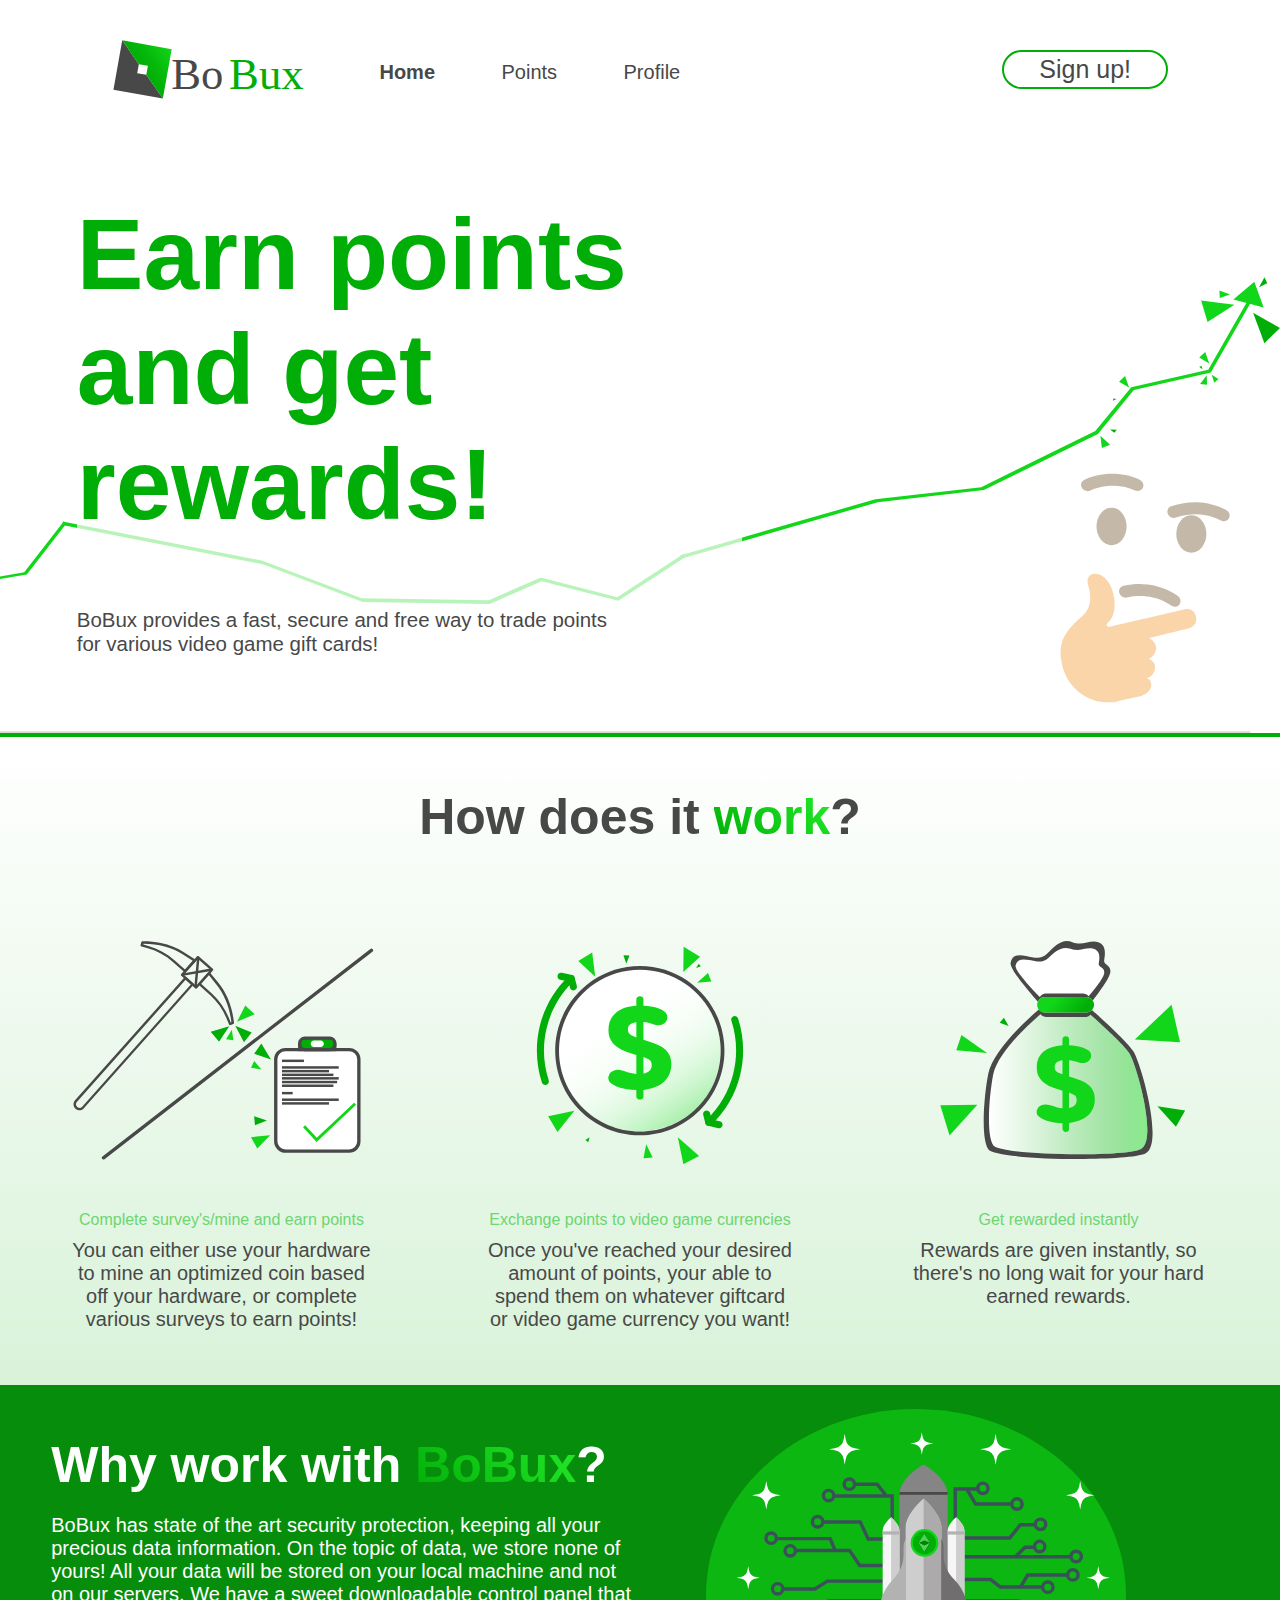
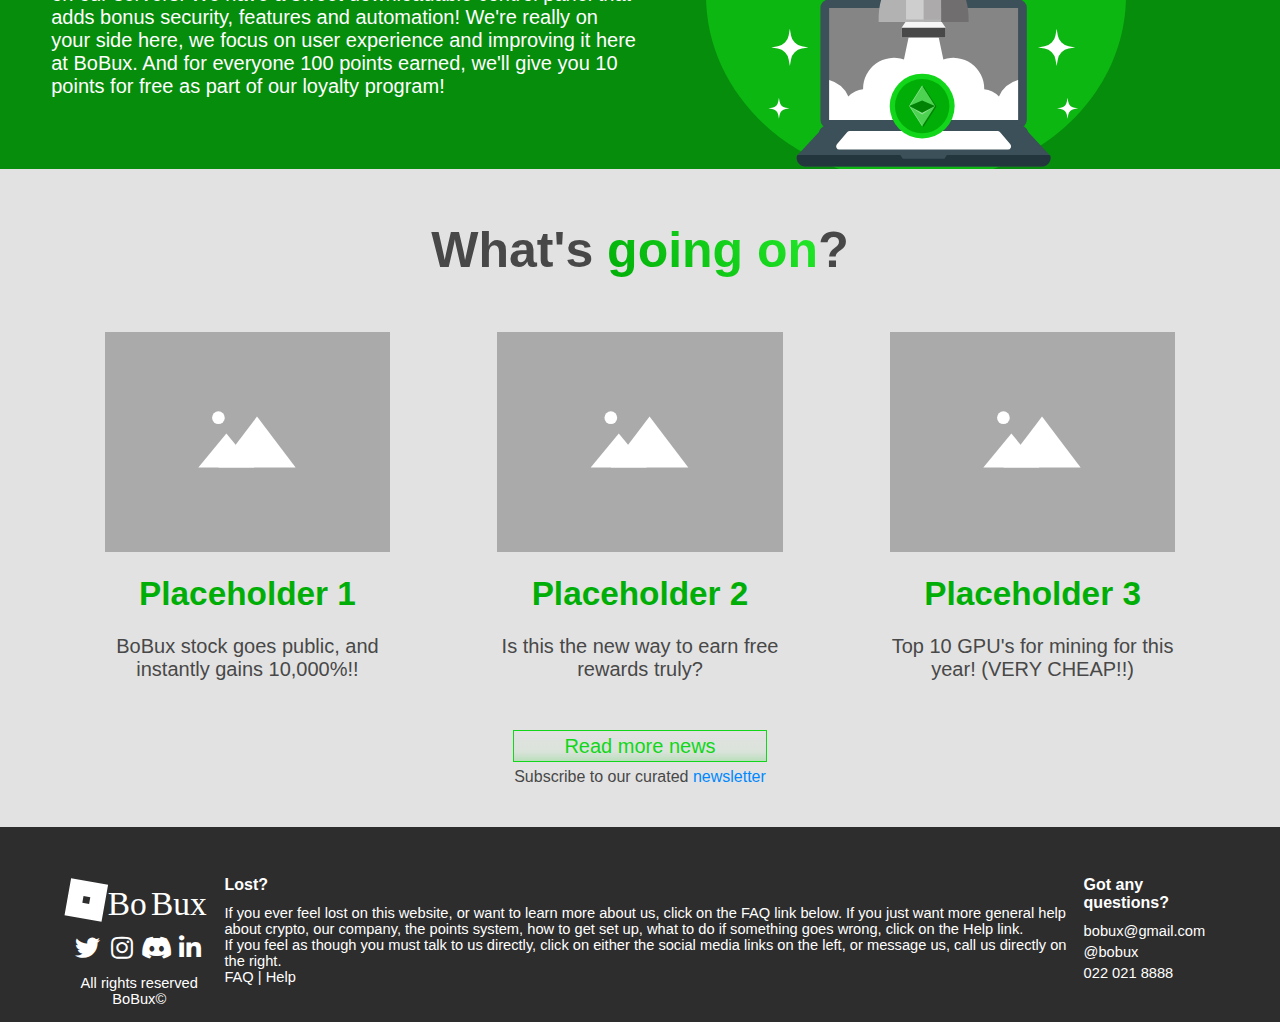
<file: pages/index.html>
<!DOCTYPE html>
<html lang="en">

<head>
    <meta charset="UTF-8">
    <meta name="description" content="BoBux, an easy way to learn video game currency">
    <meta name="keywords" content="bobux, free, mining, money, points">
    <meta name="author" content="Ivan Koundratas">
    <!--Get the end-users device width-->
    <meta name="viewport" content="width=device-width, initial-scale=1">
    <!--Link to css-->
    <link rel="stylesheet" href="/styles/main.css">
    <!--Awesome fonts link-->
    <link rel="stylesheet" href="//use.fontawesome.com/releases/v5.0.7/css/all.css">
    <!--Change the icon of the website-->
    <link rel="icon" type="image/svg" href="/rawimages/bobuxlogo.svg">
    <!--Change the title of the website-->
    <title>BoBux</title>
</head>

<body id="body">
    <div class="animation2"></div>
    <!--The dark green bit of the loading animation-->
    <div class="animation"></div>
    <!--The gray bit with the logo-->
    <div class="navbars" id="nav">
        <!--Container-->
        <a class="nav-logo" href="#"></a>
        <a id="icon" onclick="drop()">
            <!--Dropdown burger, all spans required for animation-->
            <span></span>
            <span></span>
            <span></span>
            <span></span>
        </a>
        <!--Logo on the navbar handled in CSS-->
        <a class="nav-button active" href="#">Home</a>
        <!--Button to send the user to the home page-->
        <a class="nav-button" href="points.html">Points</a>
        <!--Sends the user to points-->
        <a class="nav-button" href="profile.html">Profile</a>
        <!--Sends the user to profile-->
        <a class="nav-signup" href="signup.html">Sign up!</a>
        <!--Sends the user to signup-->
        <!--Dropdown that appears on mobile-->
        <div id="dd">
            <div id="ddcontent">
                <a class="active" onclick="drop()">Home</a>
                <a href="points.html">Points</a>
                <a href="profile.html">Profile</a>
            </div>
        </div>
    </div>
    <!--End of container-->
    <div class="heroimage">
        <div class="homehero">
            <div class="header">
                Earn points and get rewards!
            </div>
            <div class="subheading">
                BoBux provides a fast, secure and free way to trade points for various video game gift cards!
            </div>
        </div>
    </div>

    <div class="homecontent hdiw">
        <div class="header">
            How does it <span>work</span>?
        </div>
        <div class="row">
            <div class="column">
                <div class="pickaxe"></div>
                <h1>Complete survey's/mine and earn points</h1>
                <a>You can either use your hardware to mine an optimized coin based off your hardware, or complete various surveys to earn points!</a>
            </div>
            <div class="column">
                <div class="coin"></div>
                <h1>Exchange points to video game currencies</h1>
                <a>Once you've reached your desired amount of points, your able to spend them on whatever giftcard or video game currency you want!</a>
            </div>
            <div class="column">
                <div class="bag"></div>
                <h1>Get rewarded instantly</h1>
                <a>Rewards are given instantly, so there's no long wait for your hard earned rewards.</a>
            </div>
        </div>
    </div>
    <div class="homecontent contrast">
        <div class="header">Why work with <span>BoBux</span>?</div>
        <div class="rocket" title="Ethereum on a laptop with a rocket"></div>
        <p>
            BoBux has state of the art security protection, keeping all your precious data information. On the topic of data, we store none of yours! All your data will be stored on your local machine and not on our servers. We have a sweet downloadable control panel
            that adds bonus security, features and automation! We're really on your side here, we focus on user experience and improving it here at BoBux. And for everyone 100 points earned, we'll give you 10 points for free as part of our loyalty program!
        </p>
    </div>
    <div class="homecontent news">
        <div class="header">What's <span>going on</span>?</div>
        <div class="row">
            <div class="column article">
                <div class="news-img1"></div>
                <h1>Placeholder 1</h1>
                <a>BoBux stock goes public, and instantly gains 10,000%!!</a>
            </div>
            <div class="column article">
                <div class="news-img2"></div>
                <h1>Placeholder 2</h1>
                <a>Is this the new way to earn free rewards truly?</a>
            </div>
            <div class="column article">
                <div class="news-img3"></div>
                <h1>Placeholder 3</h1>
                <a>Top 10 GPU's for mining for this year! (VERY CHEAP!!)</a>
            </div>
        </div>
        <div class="center">
            <a class="readmore" href="#">Read more news</a>
        </div>
        <div class="newslet">Subscribe to our curated <a href="#">newsletter</a></div>
    </div>

    <script src="/scripts/navbarDropDown.js"></script>
    <footer>
        <div class="socialbuttons">
            <div class="bobuxwhiteflat">
                <a href="#"></a>
            </div>
            <a class="fab fa-twitter" href="#"></a>
            <a class="fab fa-instagram" href="#"></a>
            <a class="fab fa-discord" href="#"></a>
            <a class="fab fa-linkedin-in" href="#"></a>
            <p>All rights reserved BoBux&copy;</p>
        </div>
        <div class="footertext">
            <h1>Lost?</h1>
            If you ever feel lost on this website, or want to learn more about us, click on the FAQ link below. If you just want more general help about crypto, our company, the points system, how to get set up, what to do if something goes wrong, click on the Help
            link.
            <br>If you feel as though you must talk to us directly, click on either the social media links on the left, or message us, call us directly on the right.<br><a href="#">FAQ</a> | <a href="#">Help</a>
        </div>
        <div class="footercontact">
            <h1>Got any questions?</h1>
            <a href="#">bobux@gmail.com</a>
            <a href="#">@bobux</a>
            <a href="#">022 021 8888</a>
        </div>
    </footer>
</body>

</html>
</file>
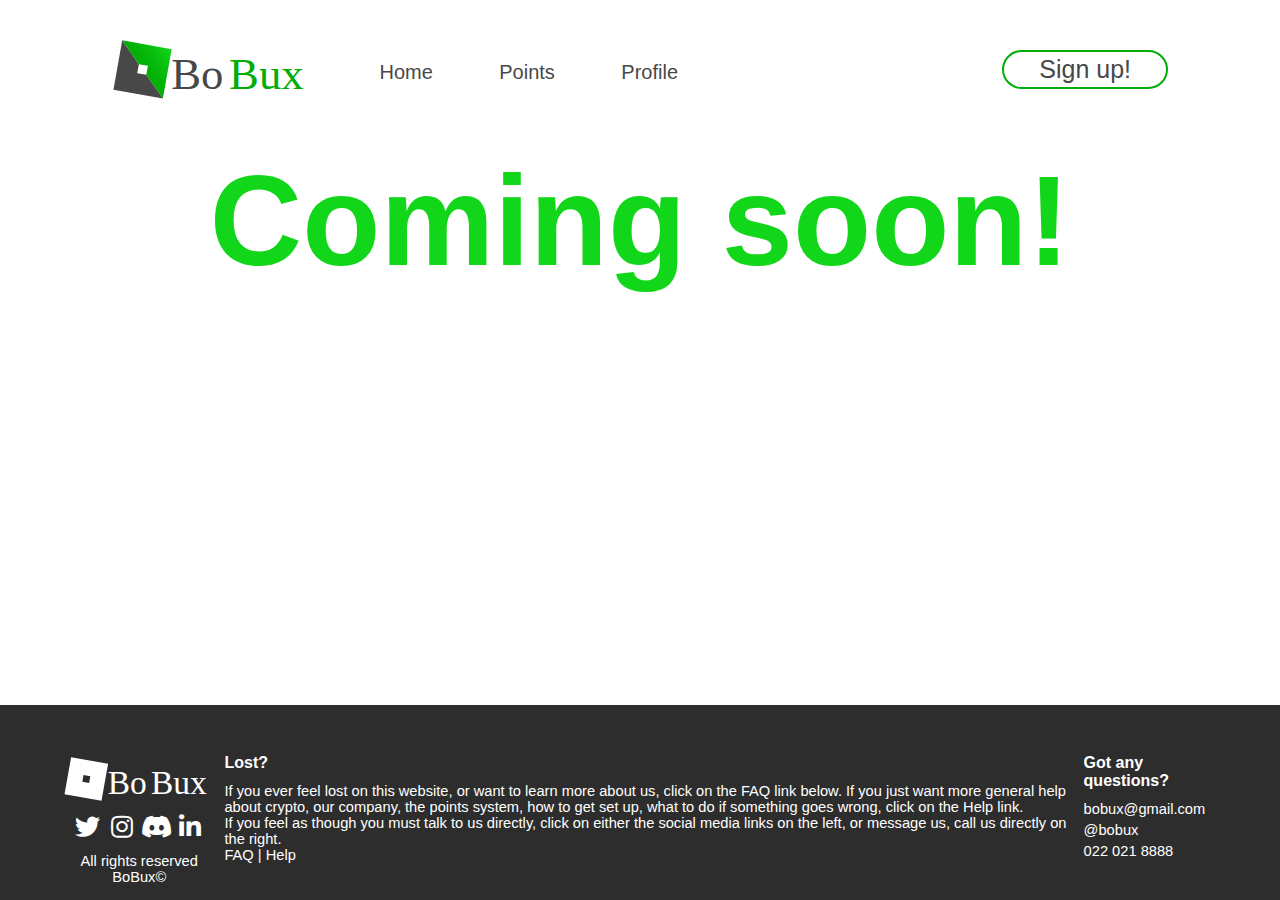
<file: pages/faq.html>
<!DOCTYPE html>
<html lang="en">

<head>
    <meta charset="UTF-8">
    <meta name="description" content="BoBux, an easy way to learn video game currency">
    <meta name="keywords" content="bobux, free, mining, money, points">
    <meta name="author" content="Ivan Koundratas">
    <!--Get the end-users device width-->
    <meta name="viewport" content="width=device-width, initial-scale=1">
    <!--Link to css-->
    <link rel="stylesheet" href="/styles/main.css">
    <!--Awesome fonts link-->
    <link rel="stylesheet" href="//use.fontawesome.com/releases/v5.0.7/css/all.css">
    <!--Change the icon of the website-->
    <link rel="icon" type="image/svg" href="/rawimages/bobuxlogo.svg">
    <!--Change the title of the website-->
    <title>BoBux | FAQ</title>
</head>

<body id="body">
    <div class="animation2"></div>
    <!--The dark green bit of the loading animation-->
    <div class="animation"></div>
    <!--The gray bit with the logo-->
    <div class="navbars" id="nav">
        <!--Container-->
        <a class="nav-logo" href="index.html"></a>
        <a id="icon" onclick="drop()">
            <!--Dropdown burger, all spans required for animation-->
            <span></span>
            <span></span>
            <span></span>
            <span></span>
        </a>
        <!--Logo on the navbar handled in CSS-->
        <a class="nav-button" href="index.html">Home</a>
        <!--Button to send the user to the home page-->
        <a class="nav-button" href="points.html">Points</a>
        <!--Sends the user to points-->
        <a class="nav-button" href="profile.html">Profile</a>
        <!--Sends the user to profile-->
        <a class="nav-signup" href="signup.html">Sign up!</a>
        <!--Sends the user to signup-->
        <!--Dropdown that appears on mobile-->
        <div id="dd">
            <div id="ddcontent">
                <a href="index.html">Home</a>
                <a href="points.html ">Points</a>
                <a href="profile.html ">Profile</a>
            </div>
        </div>
    </div>
    <!--End of container-->
    <div class="header center" style="font-size: 10vw; color: #12D619;">Coming soon!</div>

    <script src="/scripts/navbarDropDown.js "></script>
    <footer style="position: absolute; bottom: 0;">
        <div class="socialbuttons ">
            <div class="bobuxwhiteflat ">
                <a href="index.html "></a>
            </div>
            <a class="fab fa-twitter " href="# "></a>
            <a class="fab fa-instagram " href="# "></a>
            <a class="fab fa-discord " href="# "></a>
            <a class="fab fa-linkedin-in " href="# "></a>
            <p>All rights reserved BoBux&copy;</p>
        </div>
        <div class="footertext ">
            <h1>Lost?</h1>
            If you ever feel lost on this website, or want to learn more about us, click on the FAQ link below. If you just want more general help about crypto, our company, the points system, how to get set up, what to do if something goes wrong, click on the Help
            link.
            <br>If you feel as though you must talk to us directly, click on either the social media links on the left, or message us, call us directly on the right.<br><a href="faq.html ">FAQ</a> | <a href="help.html ">Help</a>
        </div>
        <div class="footercontact ">
            <h1>Got any questions?</h1>
            <a href="# ">bobux@gmail.com</a>
            <a href="# ">@bobux</a>
            <a href="# ">022 021 8888</a>
        </div>
    </footer>
</body>

</html>
</file>
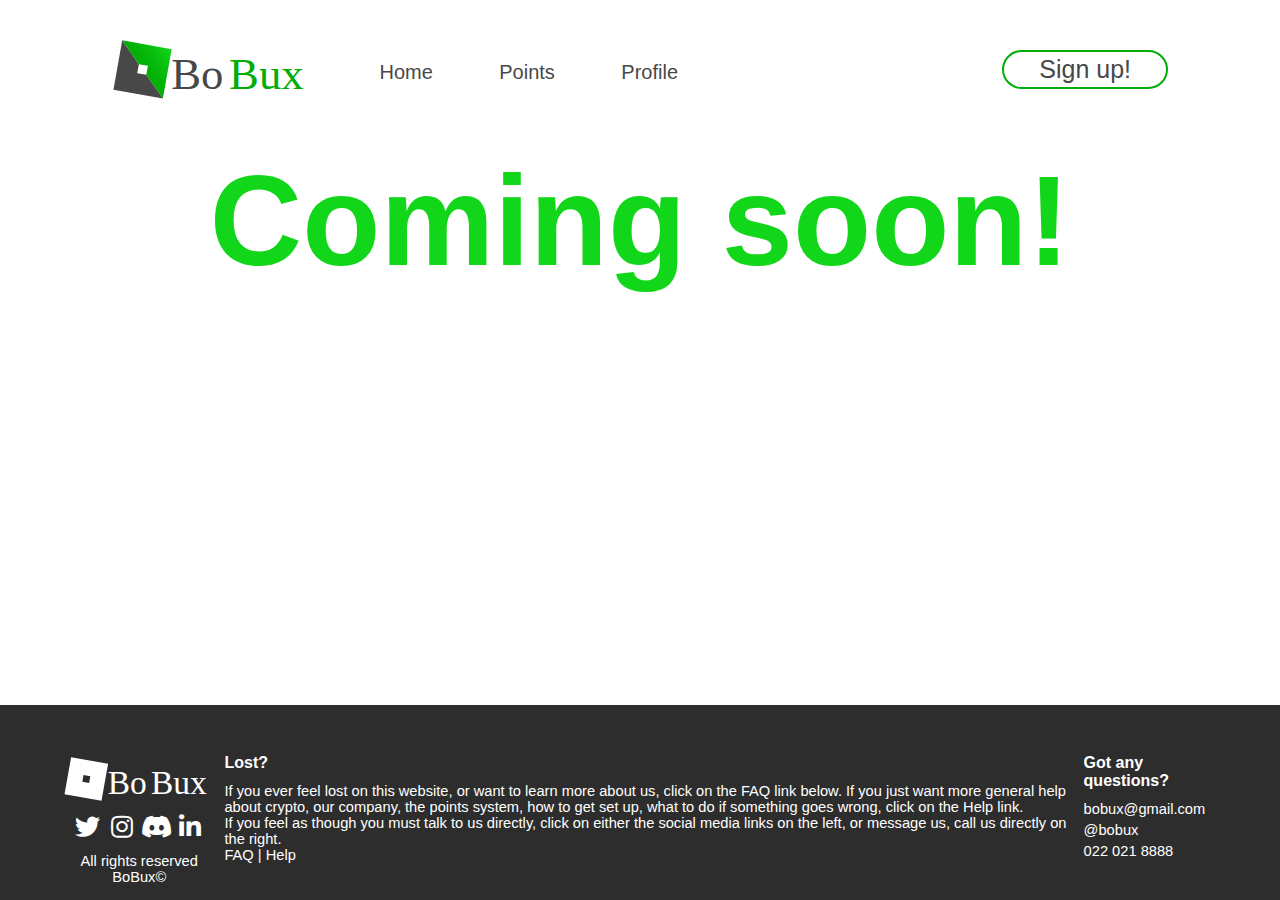
<file: pages/help.html>
<!DOCTYPE html>
<html lang="en">

<head>
    <meta charset="UTF-8">
    <meta name="description" content="BoBux, an easy way to learn video game currency">
    <meta name="keywords" content="bobux, free, mining, money, points">
    <meta name="author" content="Ivan Koundratas">
    <!--Get the end-users device width-->
    <meta name="viewport" content="width=device-width, initial-scale=1">
    <!--Link to css-->
    <link rel="stylesheet" href="/styles/main.css">
    <!--Awesome fonts link-->
    <link rel="stylesheet" href="//use.fontawesome.com/releases/v5.0.7/css/all.css">
    <!--Change the icon of the website-->
    <link rel="icon" type="image/svg" href="/rawimages/bobuxlogo.svg">
    <!--Change the title of the website-->
    <title>BoBux | Help</title>
</head>

<body id="body">
    <div class="animation2"></div>
    <!--The dark green bit of the loading animation-->
    <div class="animation"></div>
    <!--The gray bit with the logo-->
    <div class="navbars" id="nav">
        <!--Container-->
        <a class="nav-logo" href="index.html"></a>
        <a id="icon" onclick="drop()">
            <!--Dropdown burger, all spans required for animation-->
            <span></span>
            <span></span>
            <span></span>
            <span></span>
        </a>
        <!--Logo on the navbar handled in CSS-->
        <a class="nav-button" href="index.html">Home</a>
        <!--Button to send the user to the home page-->
        <a class="nav-button" href="points.html">Points</a>
        <!--Sends the user to points-->
        <a class="nav-button" href="profile.html">Profile</a>
        <!--Sends the user to profile-->
        <a class="nav-signup" href="signup.html">Sign up!</a>
        <!--Sends the user to signup-->
        <!--Dropdown that appears on mobile-->
        <div id="dd">
            <div id="ddcontent">
                <a href="index.html">Home</a>
                <a href="points.html ">Points</a>
                <a href="profile.html ">Profile</a>
            </div>
        </div>
    </div>
    <!--End of container-->
    <div class="header center" style="font-size: 10vw; color: #12D619;">Coming soon!</div>

    <script src="/scripts/navbarDropDown.js "></script>
    <footer style="position: absolute; bottom: 0;">
        <div class="socialbuttons ">
            <div class="bobuxwhiteflat ">
                <a href="index.html "></a>
            </div>
            <a class="fab fa-twitter " href="# "></a>
            <a class="fab fa-instagram " href="# "></a>
            <a class="fab fa-discord " href="# "></a>
            <a class="fab fa-linkedin-in " href="# "></a>
            <p>All rights reserved BoBux&copy;</p>
        </div>
        <div class="footertext ">
            <h1>Lost?</h1>
            If you ever feel lost on this website, or want to learn more about us, click on the FAQ link below. If you just want more general help about crypto, our company, the points system, how to get set up, what to do if something goes wrong, click on the Help
            link.
            <br>If you feel as though you must talk to us directly, click on either the social media links on the left, or message us, call us directly on the right.<br><a href="faq.html ">FAQ</a> | <a href="help.html ">Help</a>
        </div>
        <div class="footercontact ">
            <h1>Got any questions?</h1>
            <a href="# ">bobux@gmail.com</a>
            <a href="# ">@bobux</a>
            <a href="# ">022 021 8888</a>
        </div>
    </footer>
</body>

</html>
</file>
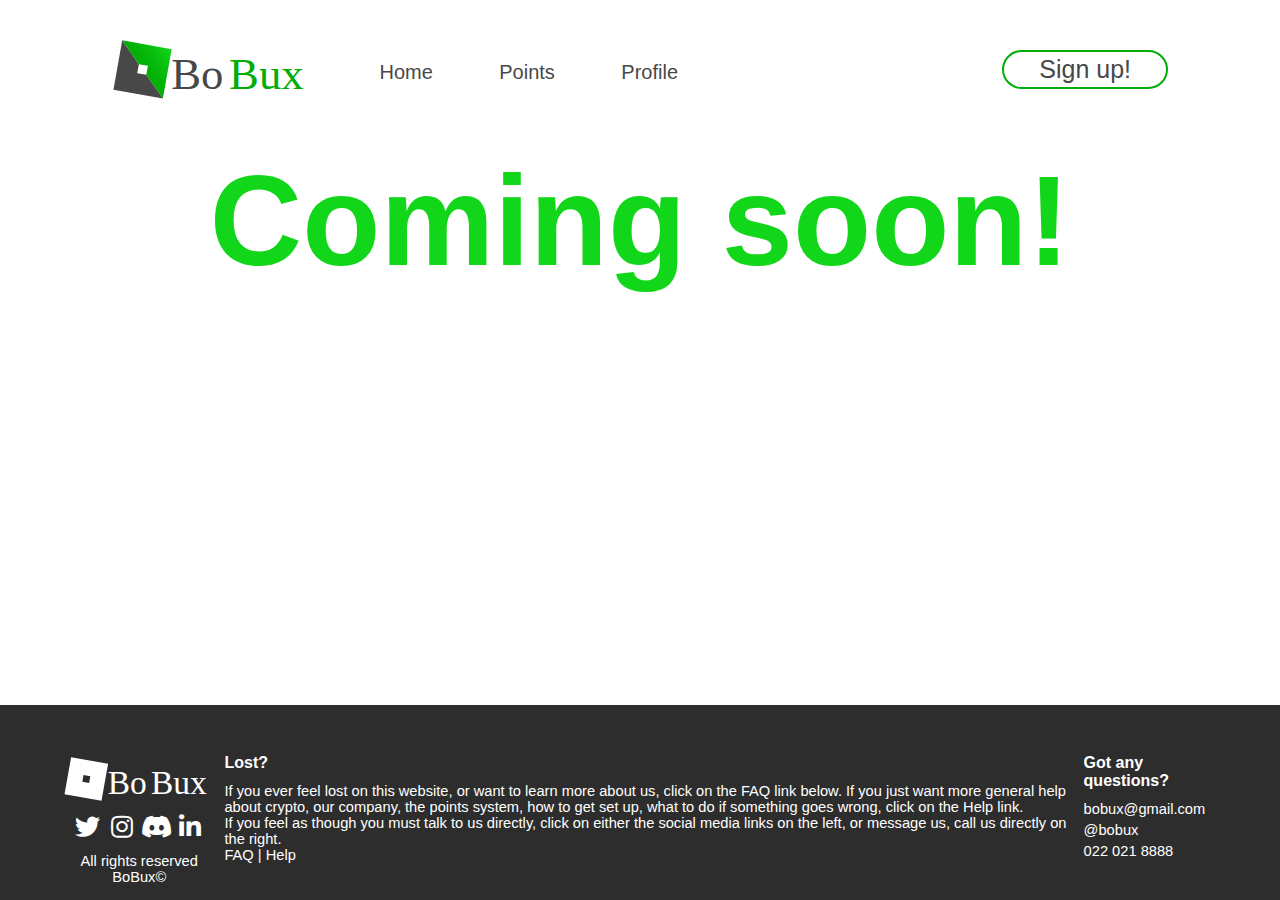
<file: pages/login.html>
<!DOCTYPE html>
<html lang="en">

<head>
    <meta charset="UTF-8">
    <meta name="description" content="BoBux, an easy way to learn video game currency">
    <meta name="keywords" content="bobux, free, mining, money, points">
    <meta name="author" content="Ivan Koundratas">
    <!--Get the end-users device width-->
    <meta name="viewport" content="width=device-width, initial-scale=1">
    <!--Link to css-->
    <link rel="stylesheet" href="/styles/main.css">
    <!--Awesome fonts link-->
    <link rel="stylesheet" href="//use.fontawesome.com/releases/v5.0.7/css/all.css">
    <!--Change the icon of the website-->
    <link rel="icon" type="image/svg" href="/rawimages/bobuxlogo.svg">
    <!--Change the title of the website-->
    <title>BoBux | Log in</title>
</head>

<body id="body">
    <div class="animation2"></div>
    <!--The dark green bit of the loading animation-->
    <div class="animation"></div>
    <!--The gray bit with the logo-->
    <div class="navbars" id="nav">
        <!--Container-->
        <a class="nav-logo" href="index.html"></a>
        <a id="icon" onclick="drop()">
            <!--Dropdown burger, all spans required for animation-->
            <span></span>
            <span></span>
            <span></span>
            <span></span>
        </a>
        <!--Logo on the navbar handled in CSS-->
        <a class="nav-button" href="index.html">Home</a>
        <!--Button to send the user to the home page-->
        <a class="nav-button" href="points.html">Points</a>
        <!--Sends the user to points-->
        <a class="nav-button" href="profile.html">Profile</a>
        <!--Sends the user to profile-->
        <a class="nav-signup" href="signup.html">Sign up!</a>
        <!--Sends the user to signup-->
        <!--Dropdown that appears on mobile-->
        <div id="dd">
            <div id="ddcontent">
                <a href="index.html">Home</a>
                <a href="points.html">Points</a>
                <a href="profile.html">Profile</a>
            </div>
        </div>
    </div>
    <!--End of container-->
    <div class="header center" style="font-size: 10vw; color: #12D619;">Coming soon!</div>

    <script src="/scripts/navbarDropDown.js"></script>
    <footer style="position: absolute; bottom: 0;">
        <div class="socialbuttons">
            <div class="bobuxwhiteflat">
                <a href="index.html"></a>
            </div>
            <a class="fab fa-twitter" href="#"></a>
            <a class="fab fa-instagram" href="#"></a>
            <a class="fab fa-discord" href="#"></a>
            <a class="fab fa-linkedin-in" href="#"></a>
            <p>All rights reserved BoBux&copy;</p>
        </div>
        <div class="footertext">
            <h1>Lost?</h1>
            If you ever feel lost on this website, or want to learn more about us, click on the FAQ link below. If you just want more general help about crypto, our company, the points system, how to get set up, what to do if something goes wrong, click on the Help
            link.
            <br>If you feel as though you must talk to us directly, click on either the social media links on the left, or message us, call us directly on the right.<br><a href="faq.html">FAQ</a> | <a href="help.html">Help</a>
        </div>
        <div class="footercontact">
            <h1>Got any questions?</h1>
            <a href="#">bobux@gmail.com</a>
            <a href="#">@bobux</a>
            <a href="#">022 021 8888</a>
        </div>
    </footer>
</body>

</html>
</file>
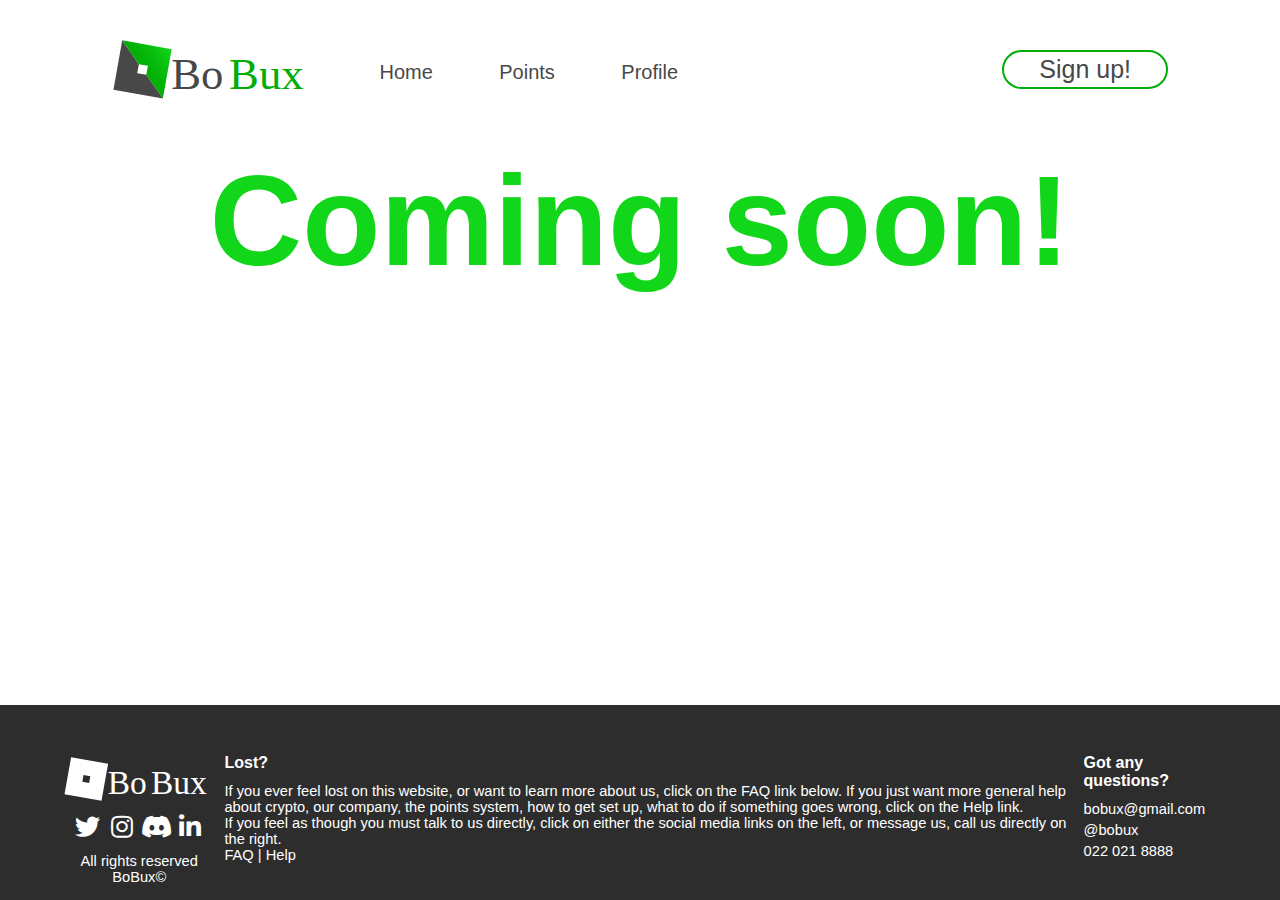
<file: pages/news.html>
<!DOCTYPE html>
<html lang="en">

<head>
    <meta charset="UTF-8">
    <meta name="description" content="BoBux, an easy way to learn video game currency">
    <meta name="keywords" content="bobux, free, mining, money, points">
    <meta name="author" content="Ivan Koundratas">
    <!--Get the end-users device width-->
    <meta name="viewport" content="width=device-width, initial-scale=1">
    <!--Link to css-->
    <link rel="stylesheet" href="/styles/main.css">
    <!--Awesome fonts link-->
    <link rel="stylesheet" href="//use.fontawesome.com/releases/v5.0.7/css/all.css">
    <!--Change the icon of the website-->
    <link rel="icon" type="image/svg" href="/rawimages/bobuxlogo.svg">
    <!--Change the title of the website-->
    <title>BoBux | News</title>
</head>

<body id="body">
    <div class="animation2"></div>
    <!--The dark green bit of the loading animation-->
    <div class="animation"></div>
    <!--The gray bit with the logo-->
    <div class="navbars" id="nav">
        <!--Container-->
        <a class="nav-logo" href="index.html"></a>
        <a id="icon" onclick="drop()">
            <!--Dropdown burger, all spans required for animation-->
            <span></span>
            <span></span>
            <span></span>
            <span></span>
        </a>
        <!--Logo on the navbar handled in CSS-->
        <a class="nav-button" href="index.html">Home</a>
        <!--Button to send the user to the home page-->
        <a class="nav-button" href="points.html">Points</a>
        <!--Sends the user to points-->
        <a class="nav-button" href="profile.html">Profile</a>
        <!--Sends the user to profile-->
        <a class="nav-signup" href="signup.html">Sign up!</a>
        <!--Sends the user to signup-->
        <!--Dropdown that appears on mobile-->
        <div id="dd">
            <div id="ddcontent">
                <a href="index.html">Home</a>
                <a href="points.html ">Points</a>
                <a href="profile.html ">Profile</a>
            </div>
        </div>
    </div>
    <!--End of container-->
    <div class="header center" style="font-size: 10vw; color: #12D619;">Coming soon!</div>

    <script src="/scripts/navbarDropDown.js "></script>
    <footer style="position: absolute; bottom: 0;">
        <div class="socialbuttons ">
            <div class="bobuxwhiteflat ">
                <a href="index.html "></a>
            </div>
            <a class="fab fa-twitter " href="# "></a>
            <a class="fab fa-instagram " href="# "></a>
            <a class="fab fa-discord " href="# "></a>
            <a class="fab fa-linkedin-in " href="# "></a>
            <p>All rights reserved BoBux&copy;</p>
        </div>
        <div class="footertext ">
            <h1>Lost?</h1>
            If you ever feel lost on this website, or want to learn more about us, click on the FAQ link below. If you just want more general help about crypto, our company, the points system, how to get set up, what to do if something goes wrong, click on the Help
            link.
            <br>If you feel as though you must talk to us directly, click on either the social media links on the left, or message us, call us directly on the right.<br><a href="faq.html ">FAQ</a> | <a href="help.html ">Help</a>
        </div>
        <div class="footercontact ">
            <h1>Got any questions?</h1>
            <a href="# ">bobux@gmail.com</a>
            <a href="# ">@bobux</a>
            <a href="# ">022 021 8888</a>
        </div>
    </footer>
</body>

</html>
</file>
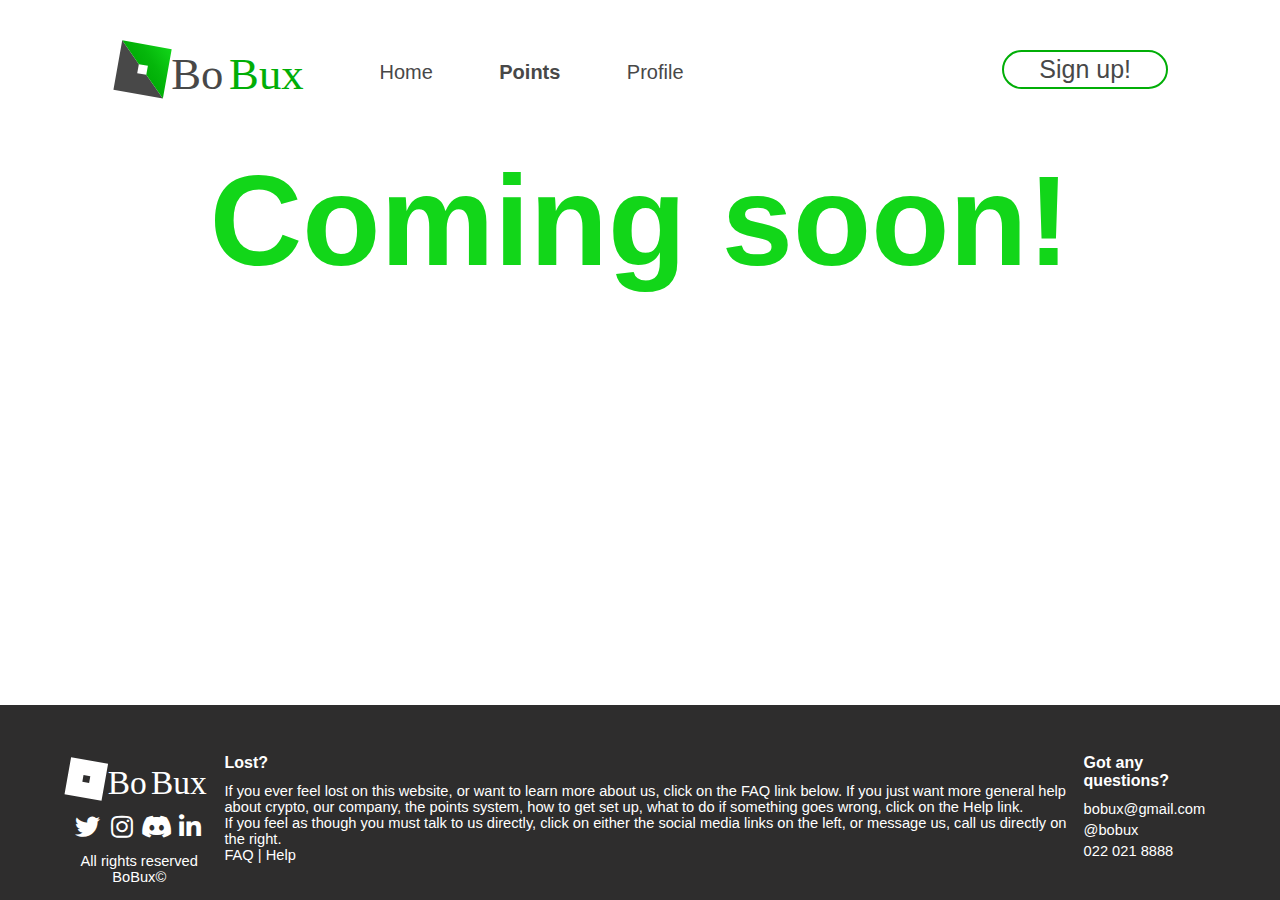
<file: pages/points.html>
<!DOCTYPE html>
<html lang="en">

<head>
    <meta charset="UTF-8">
    <meta name="description" content="BoBux, an easy way to learn video game currency">
    <meta name="keywords" content="bobux, free, mining, money, points">
    <meta name="author" content="Ivan Koundratas">
    <!--Get the end-users device width-->
    <meta name="viewport" content="width=device-width, initial-scale=1">
    <!--Link to css-->
    <link rel="stylesheet" href="/styles/main.css">
    <!--Awesome fonts link-->
    <link rel="stylesheet" href="//use.fontawesome.com/releases/v5.0.7/css/all.css">
    <!--Change the icon of the website-->
    <link rel="icon" type="image/svg" href="/rawimages/bobuxlogo.svg">
    <!--Change the title of the website-->
    <title>BoBux | Points</title>
</head>

<body id="body">
    <div class="animation2"></div>
    <!--The dark green bit of the loading animation-->
    <div class="animation"></div>
    <!--The gray bit with the logo-->
    <div class="navbars" id="nav">
        <!--Container-->
        <a class="nav-logo" href="index.html"></a>
        <a id="icon" onclick="drop()">
            <!--Dropdown burger, all spans required for animation-->
            <span></span>
            <span></span>
            <span></span>
            <span></span>
        </a>
        <!--Logo on the navbar handled in CSS-->
        <a class="nav-button" href="index.html">Home</a>
        <!--Button to send the user to the home page-->
        <a class="nav-button active" href="#">Points</a>
        <!--Sends the user to points-->
        <a class="nav-button" href="profile.html">Profile</a>
        <!--Sends the user to profile-->
        <a class="nav-signup" href="signup.html">Sign up!</a>
        <!--Sends the user to signup-->
        <!--Dropdown that appears on mobile-->
        <div id="dd">
            <div id="ddcontent">
                <a href="index.html">Home</a>
                <a class="active" onclick="drop()">Points</a>
                <a href="profile.html">Profile</a>
            </div>
        </div>
    </div>
    <!--End of container-->
    <div class="header center" style="font-size: 10vw; color: #12D619;">Coming soon!</div>

    <script src="/scripts/navbarDropDown.js"></script>
    <footer style="position: absolute; bottom: 0;">
        <div class="socialbuttons">
            <div class="bobuxwhiteflat">
                <a href="index.html"></a>
            </div>
            <a class="fab fa-twitter" href="#"></a>
            <a class="fab fa-instagram" href="#"></a>
            <a class="fab fa-discord" href="#"></a>
            <a class="fab fa-linkedin-in" href="#"></a>
            <p>All rights reserved BoBux&copy;</p>
        </div>
        <div class="footertext">
            <h1>Lost?</h1>
            If you ever feel lost on this website, or want to learn more about us, click on the FAQ link below. If you just want more general help about crypto, our company, the points system, how to get set up, what to do if something goes wrong, click on the Help
            link.
            <br>If you feel as though you must talk to us directly, click on either the social media links on the left, or message us, call us directly on the right.<br><a href="faq.html">FAQ</a> | <a href="help.html">Help</a>
        </div>
        <div class="footercontact">
            <h1>Got any questions?</h1>
            <a href="#">bobux@gmail.com</a>
            <a href="#">@bobux</a>
            <a href="#">022 021 8888</a>
        </div>
    </footer>
</body>

</html>
</file>
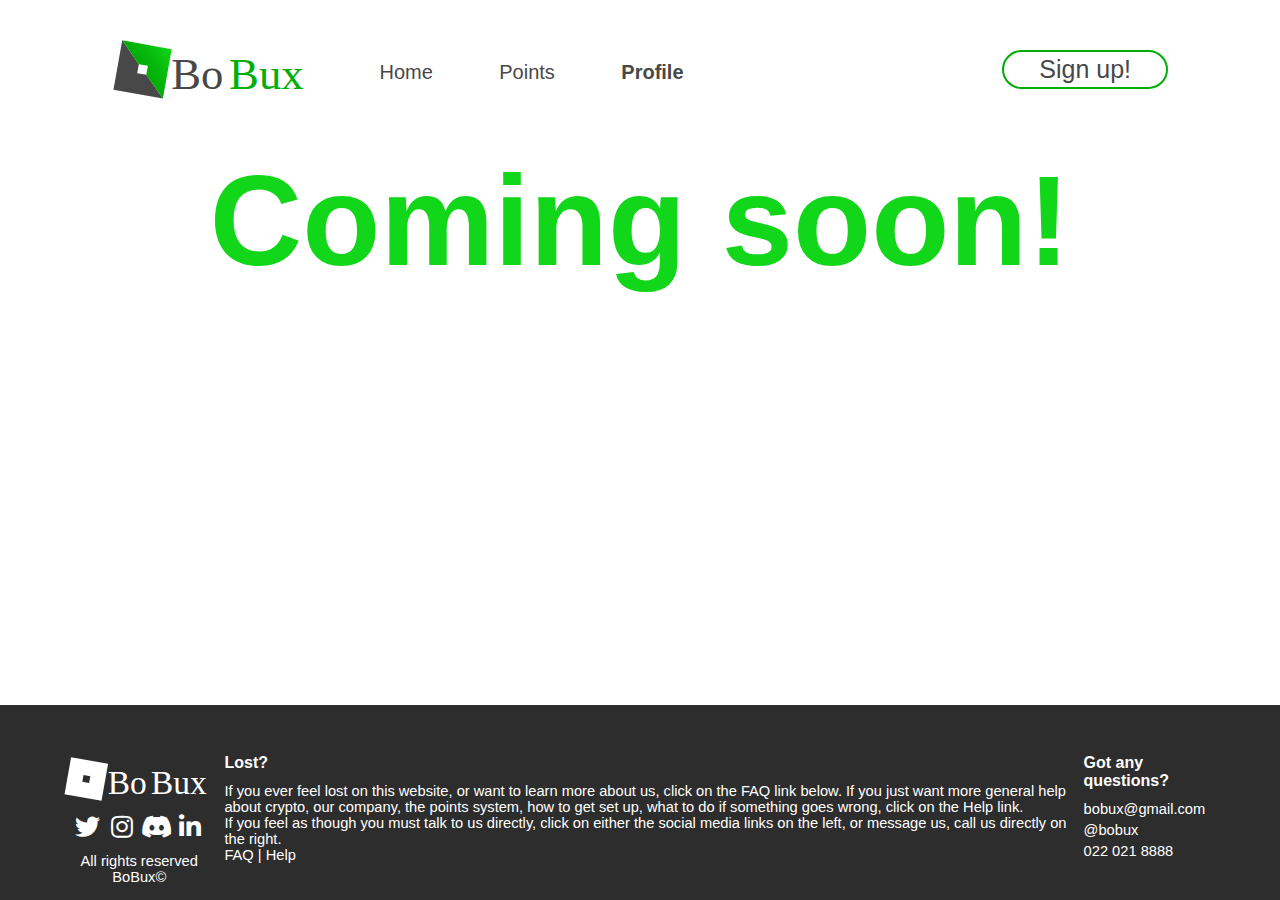
<file: pages/profile.html>
<!DOCTYPE html>
<html lang="en">

<head>
    <meta charset="UTF-8">
    <meta name="description" content="BoBux, an easy way to learn video game currency">
    <meta name="keywords" content="bobux, free, mining, money, points">
    <meta name="author" content="Ivan Koundratas">
    <!--Get the end-users device width-->
    <meta name="viewport" content="width=device-width, initial-scale=1">
    <!--Link to css-->
    <link rel="stylesheet" href="/styles/main.css">
    <!--Awesome fonts link-->
    <link rel="stylesheet" href="//use.fontawesome.com/releases/v5.0.7/css/all.css">
    <!--Change the icon of the website-->
    <link rel="icon" type="image/svg" href="/rawimages/bobuxlogo.svg">
    <!--Change the title of the website-->
    <title>BoBux | Profile</title>
</head>

<body id="body">
    <div class="animation2"></div>
    <!--The dark green bit of the loading animation-->
    <div class="animation"></div>
    <!--The gray bit with the logo-->
    <div class="navbars" id="nav">
        <!--Container-->
        <a class="nav-logo" href="index.html"></a>
        <a id="icon" onclick="drop()">
            <!--Dropdown burger, all spans required for animation-->
            <span></span>
            <span></span>
            <span></span>
            <span></span>
        </a>
        <!--Logo on the navbar handled in CSS-->
        <a class="nav-button" href="index.html">Home</a>
        <!--Button to send the user to the home page-->
        <a class="nav-button" href="points.html">Points</a>
        <!--Sends the user to points-->
        <a class="nav-button active">Profile</a>
        <!--Sends the user to profile-->
        <a class="nav-signup" href="signup.html">Sign up!</a>
        <!--Sends the user to signup-->
        <!--Dropdown that appears on mobile-->
        <div id="dd">
            <div id="ddcontent">
                <a href="index.html">Home</a>
                <a href="points.html">Points</a>
                <a class="active" onclick="drop()">Profile</a>
            </div>
        </div>
    </div>
    <!--End of container-->
    <div class="header center" style="font-size: 10vw; color: #12D619;">Coming soon!</div>

    <script src="/scripts/navbarDropDown.js"></script>
    <footer style="position: absolute; bottom: 0;">
        <div class="socialbuttons">
            <div class="bobuxwhiteflat">
                <a href="index.html"></a>
            </div>
            <a class="fab fa-twitter" href="#"></a>
            <a class="fab fa-instagram" href="#"></a>
            <a class="fab fa-discord" href="#"></a>
            <a class="fab fa-linkedin-in" href="#"></a>
            <p>All rights reserved BoBux&copy;</p>
        </div>
        <div class="footertext">
            <h1>Lost?</h1>
            If you ever feel lost on this website, or want to learn more about us, click on the FAQ link below. If you just want more general help about crypto, our company, the points system, how to get set up, what to do if something goes wrong, click on the Help
            link.
            <br>If you feel as though you must talk to us directly, click on either the social media links on the left, or message us, call us directly on the right.<br><a href="faq.html">FAQ</a> | <a href="help.html">Help</a>
        </div>
        <div class="footercontact">
            <h1>Got any questions?</h1>
            <a href="#">bobux@gmail.com</a>
            <a href="#">@bobux</a>
            <a href="#">022 021 8888</a>
        </div>
    </footer>
</body>

</html>
</file>
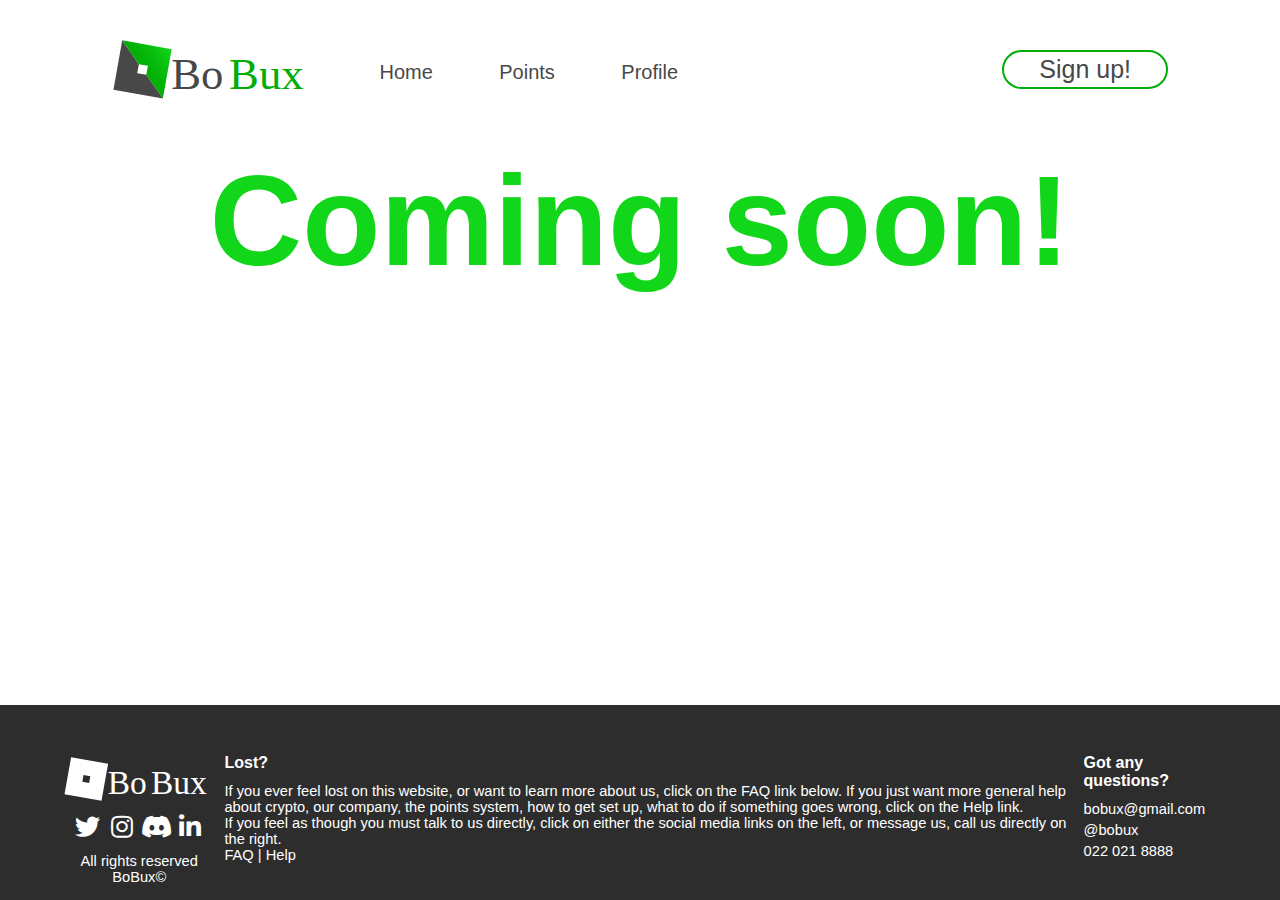
<file: pages/signup.html>
<!DOCTYPE html>
<html lang="en">

<head>
    <meta charset="UTF-8">
    <meta name="description" content="BoBux, an easy way to learn video game currency">
    <meta name="keywords" content="bobux, free, mining, money, points">
    <meta name="author" content="Ivan Koundratas">
    <!--Get the end-users device width-->
    <meta name="viewport" content="width=device-width, initial-scale=1">
    <!--Link to css-->
    <link rel="stylesheet" href="/styles/main.css">
    <!--Awesome fonts link-->
    <link rel="stylesheet" href="//use.fontawesome.com/releases/v5.0.7/css/all.css">
    <!--Change the icon of the website-->
    <link rel="icon" type="image/svg" href="/rawimages/bobuxlogo.svg">
    <!--Change the title of the website-->
    <title>BoBux | Sign up</title>
</head>

<body id="body">
    <div class="animation2"></div>
    <!--The dark green bit of the loading animation-->
    <div class="animation"></div>
    <!--The gray bit with the logo-->
    <div class="navbars" id="nav">
        <!--Container-->
        <a class="nav-logo" href="index.html"></a>
        <a id="icon" onclick="drop()">
            <!--Dropdown burger, all spans required for animation-->
            <span></span>
            <span></span>
            <span></span>
            <span></span>
        </a>
        <!--Logo on the navbar handled in CSS-->
        <a class="nav-button" href="index.html">Home</a>
        <!--Button to send the user to the home page-->
        <a class="nav-button" href="points.html">Points</a>
        <!--Sends the user to points-->
        <a class="nav-button" href="profile.html">Profile</a>
        <!--Sends the user to profile-->
        <a class="nav-signup" href="#">Sign up!</a>
        <!--Sends the user to signup-->
        <!--Dropdown that appears on mobile-->
        <div id="dd">
            <div id="ddcontent">
                <a href="index.html">Home</a>
                <a href="points.html">Points</a>
                <a href="profile.html">Profile</a>
            </div>
        </div>
    </div>
    <!--End of container-->
    <div class="header center" style="font-size: 10vw; color: #12D619;">Coming soon!</div>

    <script src="/scripts/navbarDropDown.js"></script>
    <footer style="position: absolute; bottom: 0;">
        <div class="socialbuttons">
            <div class="bobuxwhiteflat">
                <a href="index.html"></a>
            </div>
            <a class="fab fa-twitter" href="#"></a>
            <a class="fab fa-instagram" href="#"></a>
            <a class="fab fa-discord" href="#"></a>
            <a class="fab fa-linkedin-in" href="#"></a>
            <p>All rights reserved BoBux&copy;</p>
        </div>
        <div class="footertext">
            <h1>Lost?</h1>
            If you ever feel lost on this website, or want to learn more about us, click on the FAQ link below. If you just want more general help about crypto, our company, the points system, how to get set up, what to do if something goes wrong, click on the Help
            link.
            <br>If you feel as though you must talk to us directly, click on either the social media links on the left, or message us, call us directly on the right.<br><a href="faq.html">FAQ</a> | <a href="help.html">Help</a>
        </div>
        <div class="footercontact">
            <h1>Got any questions?</h1>
            <a href="#">bobux@gmail.com</a>
            <a href="#">@bobux</a>
            <a href="#">022 021 8888</a>
        </div>
    </footer>
</body>

</html>
</file>
<file: styles/main.css>
/*
Authour         :     Ivan Koundratas
Date published  :     June 4th 2021
*/


/*
Colours
#01AE07 - Dark green
#068D0B - Darkest green
#12D619 - Bright-ish green
#23EB2A - Bright green
#484848 - Dark gray
*/

@keyframes loading {
    /*Custom CSS animation code for when the website is opened or refreshed - gives everything a chance to load in*/
    0% {
        /*Brings the div class to cover everything immidiately*/
        width: 100%;
        height: 100%;
        left: 0px;
        top: 0px;
    }
    25% {
        /*Allows some time to pass*/
        width: 100%;
        height: 100%;
        left: 0px;
        top: 0px;
    }
    100% {
        /*Moves everything upwards and reveals everything*/
        height: 0px;
        left: 0px;
        top: 0px;
        width: 100%;
        /*Using % so element is not fixed, but flexible with the endusers screen*/
    }
}

::selection {
    /*When the user highlights something on the website, these colours will be used - purely aesthetic*/
    color: white;
    background: #005103;
    -webkit-text-fill-color: white;
}

::-webkit-scrollbar {
    /*Changes how the scrollbar looks*/
    width: 10px;
}

::-webkit-scrollbar-track {
    background: #cfcfcf;
    box-shadow: inset 0 0 5px grey;
}

::-webkit-scrollbar-thumb {
    background: #999;
    box-shadow: inset 0 0 5px grey;
}

::-webkit-scrollbar-thumb:hover {
    background: #01AE07;
}

::-webkit-scrollbar-thumb:active {
    background: #068D0B;
}

* {
    /*Changes everything on the website*/
    font-family: 'Segoe UI', Tahoma, Geneva, Verdana, sans-serif;
    /*give everything this font*/
    color: #484848;
    /*give all text this color*/
    transition: .1s ease-in-out;
    /*gives everything a transition*/
}

body {
    /*Changes everything in <body>*/
    width: 100%;
    /*Takes the width of the end-users screen width*/
    background-color: #FFFFFF;
    /*Sets a for background for certain browser themes*/
    margin: 0;
    padding: 0;
    /*Sometimes browsers give body a default padding or margin, these override those default settings*/
}

.animation,
.animation2 {
    /*First animation block thats gray with the logo*/
    float: right;
    /*Keeps it to right*/
    margin: auto;
    /*Keeps it centered*/
    position: fixed;
    /*Posistion is fixed, so it always appears in one place if the user scrolls. Also accepts relative coordinates*/
    animation: loading cubic-bezier(.52, .02, .52, .99) 1.25s;
    /*Links to @keyframes loading and follows them over 4 seconds*/
    height: 0vw;
    /*Makes the height 0 so it appears invisible*/
    top: -999999px;
    /*Just incase it's visible, move it up a ridiculous amount*/
    width: 0vw;
    /*Get rid of the width for the same effect as height*/
    z-index: 9999;
    /*Bring it to the very front in 3d space - makes sure nothing underneath is visble ontop of the animation*/
    background-color: #cfcfcf;
    /*Setting the gray colour*/
}

.animation2 {
    animation-delay: 0.1s;
    background-color: #068D0B;
}

.navbars {
    /*Properties for which all the navigation buttons are placed inside of*/
    margin: 40px 112px;
    /*Makes sure all surronding elements are 40px away (sideways) and 112px (vertically) - also keeps everything inside from overflowing*/
    transition: ease-in-out 300ms;
}

.active {
    /*Adjusts navigation button whether it's on that page or not*/
    font-weight: bold;
    /*Makes the text bold*/
}

.nav-logo {
    /*Properties for the nav logo*/
    display: inline-block;
    /*Makes it possbile for HTML attributes to be side by side*/
    margin: auto 30px auto auto;
    /*Makes sure anything to the right is pushed 30px*/
    background-image: url(/rawimages/bobuxtext.svg);
    /*Easy method to get images in a navbar without using <img> and have it be clickable*/
    background-size: contain;
    /*The background image will fill the space*/
    background-repeat: no-repeat;
    width: 202px;
    height: 60px;
    transition: ease-in-out 300ms;
    z-index: 10;
}

.nav-button {
    /*Properties for all the buttons in the navbar - EXCEPT SIGNUP*/
    color: #484848;
    /*Reseting the colour as href="" gives it a 'link' colour*/
    font-size: 20px;
    /*Setting a fixed font size*/
    text-align: center;
    /*Put the text in the center*/
    display: inline-block;
    margin: auto 31px;
    /*Keep everything on either side 31px away*/
    position: relative;
    /*The posistion can be moved relative to where it's placed in HTML*/
    top: -21px;
    /*Move the button 21px upward relative to where it originally was*/
    transition: ease-in-out 300ms;
    /*Add a transistion for whenever the button transforms*/
    text-decoration: none;
    /*Gets rid of the underline given by href=""*/
}

.nav-button::after {
    /*Properties for the underline appearing when a nav-button is hovered*/
    content: "";
    /*Making sure theres no text in the block*/
    display: block;
    height: 2px;
    background-color: transparent;
    /*Making the background transparent so it "fades in"*/
    width: 0;
    transition: ease-in-out 300ms;
}

.nav-button:hover {
    /*When a nav-button is hovered, adjust the text colour (implemented because of bootstrap)*/
    color: #484848;
}

.nav-button:hover::after {
    /*When a nav-button is hovered, adjust the nav-bt::after*/
    width: 100%;
    /*Makes the width 100% of the nav-bt*/
    background-color: #484848;
    /*Changes the colour making it appear*/
}

.nav-signup {
    /*Properties for the sign-up button on the right*/
    color: #484848;
    font-size: 25px;
    text-align: center;
    margin: auto;
    padding: 3px 35px;
    /*Changes the size of the box the text is placed in, adds 3px vertically and 35px sidways.*/
    position: relative;
    top: 10px;
    float: right;
    /*Keeps the button on the right*/
    transition: ease-in-out 300ms;
    text-decoration: none;
    border-radius: 20px;
    /*Gives it the curved border*/
    border: #01AE07 2px solid;
    /*Give it a green solid border 2px thick*/
    background-color: white;
    z-index: 10;
}

.nav-signup:hover,
.nav-signup:active {
    /*When the signup button is hovered*/
    color: #FFF;
    /*Change font color*/
    background-image: linear-gradient(45deg, #12D619, #23EB2A);
    /*Gives it a gradient background on hover*/
    border: #12D619 2px solid;
    /*Gets rid of the border*/
}

#dd {
    /*Looks for 'id="dd"' in HTML and not 'class="dd"'*/
    display: unset;
    width: fit-content;
    overflow: hidden;
    position: unset;
}

#ddcontent {
    visibility: hidden;
    position: absolute;
    background-image: linear-gradient(135deg, #01AE07, #068D0B);
    transition: ease-in-out .3s;
    width: 100%;
    left: 0%;
    top: 0;
    opacity: 0;
    height: 100%;
    overflow: hidden;
    z-index: 2;
}

.mobile #ddcontent {
    /*Changes ID's with the class mobile*/
    left: 0;
    opacity: 1;
    visibility: visible;
}

.mobile #icon span {
    background: white;
}

.mobile .nav-signup {
    border: white 2px solid;
    background-color: transparent;
    color: white;
}

.mobile .nav-signup:hover,
.mobile .nav-signup:active {
    border: #01AE07 2px solid;
}

.mobile .nav-logo {
    background-image: url(/rawimages/bobuxlogo-whiteflat.svg);
    position: relative;
}

#ddcontent a {
    font-size: 20px;
    color: white;
    padding: 12px 16px;
    text-decoration: none;
    text-align: center;
    transition: ease-in-out .3s;
    position: relative;
    top: 73px;
    display: table;
    margin: 10% auto;
}

#ddcontent a::after {
    content: "";
    display: block;
    height: 2px;
    background-color: transparent;
    width: 0;
    transition: ease-in-out 300ms;
}

#ddcontent a:hover::after,
#ddcontent a:active::after {
    width: 100%;
    background-color: #FFF;
}


/*Burger menu CSS for mobile, takes up a lot of space because of all the animation*/

#icon {
    z-index: 10;
    display: none;
    width: 18px;
    height: 16px;
    transform: rotate(0deg);
    transition: 300ms cubic-bezier(.97, 0, .89, .97);
    cursor: pointer;
}

#icon span {
    display: block;
    position: absolute;
    height: 2px;
    width: 100%;
    background: #484848;
    opacity: 1;
    left: 0;
    transform: rotate(0deg);
    transition: 300ms cubic-bezier(.97, 0, .89, .97);
}

#icon span:nth-child(1) {
    /*:nth:child(x) targets number x <span> child of 'id="icon"', in this case x = 1*/
    top: 0px;
}

#icon span:nth-child(2),
#icon span:nth-child(3) {
    top: 6px;
}

#icon span:nth-child(4) {
    top: 12px;
}

#icon.open span:nth-child(1),
#icon.open span:nth-child(4) {
    opacity: 0;
}

#icon.open span:nth-child(2) {
    transform: rotate(45deg);
}

#icon.open span:nth-child(3) {
    transform: rotate(-45deg);
}


/*End of burger*/

.center {
    margin: auto;
    text-align: center;
}

.heroimage {
    /*Properties for the hero image. Percentage and VW is used to make sure it adapts well with smaller/larger screen - no time to do proper JS.*/
    margin: 7% auto auto auto;
    /*You could read this as, margin: Top Right Bottom Left or North East South West*/
    width: inherit;
    /*Inherits the width from the parent (takes the width from body)*/
    padding-bottom: 6%;
    border-bottom: #01AE07 solid 4px;
    background-image: url(/rawimages/graph2.svg);
    background-size: 1800px;
    background-position: bottom right;
    /*Keeps the background to the right*/
    background-repeat: no-repeat;
}

.homehero {
    /*Properties for the text container*/
    margin: auto auto auto 6%;
    width: 52%;
    /*Width is 52% of heroimage*/
    height: fit-content;
    background-color: rgba(255, 255, 255, 0.7);
    /*A subtle gradient to help with readability in some places*/
}

.homehero .header {
    /*Proerties for the main header*/
    color: #01AE07;
    font-size: 100px;
}

.header {
    font-weight: bold;
}

.header span {
    background: -webkit-linear-gradient(45deg, #01AE07, #23EB2A);
    -webkit-background-clip: text;
    -webkit-text-fill-color: transparent;
}

.subheading {
    /*Properties for the text under the main header*/
    color: #484848;
    font-size: 1.6vw;
    margin: 10% 0% 0% 0%;
    /*auto is replaced with 0% so the element doesn't center itself*/
    width: 82%;
    /*Width is 82% of herotext*/
}

.flex-container-home {
    width: 70%;
    margin: 2% auto;
}

.homecontent {
    overflow: hidden;
    padding: 4%;
}

.hdiw {
    overflow: hidden;
    padding: 4% 0 0 0;
    background-image: linear-gradient(rgba(0, 0, 0, 0), #01ae0727);
}

.homecontent .header {
    font-size: 50px;
    text-align: center;
}

.row {
    display: flex;
    justify-content: center;
    margin: auto;
}

.row:after {
    display: table;
    clear: both;
}

.column {
    width: 24.3%;
    margin: 2.1vw;
    padding: 2.1vw;
    text-align: center;
    min-height: fit-content;
    transition: .3s ease-in-out;
    position: relative;
    height: 440px;
}

.column:hover {
    background-color: #f5fff5;
    box-shadow: #48484850 0 0 20px;
    transform: translateY(-10px);
}

.column h1 {
    font-weight: normal;
    color: #6DD571;
    font-size: 12pt;
}

.column a {
    font-size: 15pt;
}

.pickaxe,
.coin,
.bag {
    height: 300px;
    width: 100%;
    background-repeat: no-repeat;
    background-position: center;
}

.pickaxe {
    background-image: url(/rawimages/pickaxeorsurvey.svg);
}

.coin {
    background-image: url(/rawimages/coin.svg);
}

.bag {
    background-image: url(/rawimages/MONEYBAH.svg);
}

.contrast {
    background-color: #068D0B;
    position: relative;
    height: fit-content;
    z-index: 0;
}

.contrast .header {
    color: white;
    float: left;
    text-align: left;
    width: 100%;
}

.contrast .header span {
    color: #12D619;
}

.contrast p {
    color: white;
    float: left;
    width: 50%;
    font-size: 15pt;
}

.rocket {
    margin: auto;
    float: right;
    width: 420px;
    height: 420px;
    right: 12vw;
    top: 0;
    position: absolute;
    background-image: url(/rawimages/rocket.svg);
    background-position: center;
    background-size: contain;
    background-repeat: no-repeat;
    z-index: -1;
}

.news {
    background-color: #E2E2E2;
}

.news-img1,
.news-img2,
.news-img3 {
    height: 220px;
    width: 100%;
    background-image: url(/rawimages/Component\ 1\ –\ 1.svg);
    background-size: cover;
    background-repeat: no-repeat;
    background-position: center;
}

.article {
    height: 360px;
}

.article:hover {
    background-color: transparent;
}

.article h1 {
    font-size: 25pt;
    font-weight: bold;
    color: #01AE07;
}

.readmore {
    width: fit-content;
    text-align: center;
    border: #12D619 1px solid;
    padding: 4px 50px;
    background-image: linear-gradient(transparent, #A7E9A923 70%, #4ED25246);
    background-position: bottom;
    color: #12D619;
    font-size: 15pt;
    text-decoration: none;
}

.readmore:hover {
    background-image: linear-gradient(transparent, #A7E9A923 10%, #4ED25246);
}

.newslet {
    position: relative;
    top: 10px;
    margin: auto;
    text-align: center;
}

.newslet a {
    color: #0088FF;
    text-decoration: none;
}

.newslet a:hover {
    color: #00aaff;
}

footer {
    overflow: hidden;
    min-height: 150px;
    background-color: #2E2D2D;
    padding: 3% 5% 0 5%;
    display: flex;
    flex-direction: row;
    justify-content: space-around;
}

footer h1 {
    color: white;
    font-size: 12pt;
}

.bobuxwhiteflat a {
    width: 100%;
    height: 50px;
    display: block;
    margin: 10px 0;
    background-image: url(/rawimages/bobuxtext-whiteflat.svg);
    background-position: center;
    background-repeat: no-repeat;
}

.footertext,
.footertext a,
.footercontact,
.footercontact a,
.socialbuttons,
.socialbuttons a,
.socialbuttons p {
    font-size: 11pt;
    color: white;
    text-decoration: none;
}

.socialbuttons {
    text-align: center;
    width: 25%;
    margin-right: 10px;
}

.socialbuttons a {
    font-size: 25px;
}

.fa-twitter,
.fa-instagram,
.fa-discord,
.fa-linkedin-in {
    display: inline-block;
    width: 20%;
    height: 25px;
}

.socialbuttons a:hover,
.socialbuttons a:active {
    color: #484848;
}

.footertext a:hover,
.footertext a:active {
    color: #484848;
}

.footercontact {
    width: 22%;
}

.footercontact a {
    display: block;
    margin: 5px 0;
}

.footercontact a:hover,
.footercontact a:active {
    color: #484848;
}


/*Media queries*/

@media only screen and (max-width: 1200px) {
    .nav-logo {
        background-image: url(/rawimages/bobuxlogo.svg);
        width: 60px;
        transition: 0s;
    }
}

@media only screen and (max-width: 800px) {
    #icon {
        position: relative;
        display: inline-block;
        bottom: 18px;
        right: 20px;
    }
}

@media only screen and (max-width: 1200px) {
    .navbars {
        margin: 40px;
    }
}

@media only screen and (max-width: 1000px) {
    .navbars {
        margin: 0px;
    }
}

@media only screen and (max-width: 800px) {
    .nav-button {
        color: transparent;
        display: none;
        margin: 0%;
        font-size: 0%;
    }
}

@media only screen and (max-width: 1000px) {
    .nav-signup {
        position: relative;
        top: 12px;
        font-size: 20px;
    }
}

@media only screen and (max-width: 1200px) {
    .homehero .header {
        font-size: 60px;
    }
}

@media only screen and (max-width: 800px) {
    .subheading {
        font-size: 20px;
        width: 100%;
    }
}

@media only screen and (max-width: 800px) {
    .homehero {
        width: 80%;
    }
}

@media only screen and (max-width: 800px) {
    .heroimage {
        height: fit-content;
        padding-bottom: 20px;
        background-size: 1500px;
        background-position: bottom right;
    }
}

@media only screen and (max-width: 1000px) {
    .row {
        display: table;
    }
}

@media only screen and (max-width: 1300px) {
    .column {
        height: fit-content;
    }
}

@media only screen and (max-width: 1000px) {
    .column {
        margin: 2.1vw auto;
        width: 90%;
    }
}

@media only screen and (max-width: 1200px) {
    .contrast {
        padding: 2% 2%;
    }
}

@media only screen and (max-width: 1200px) {
    .rocket {
        height: 100%;
        right: 40px;
    }
}

@media only screen and (max-width: 1000px) {
    .contrast .header {
        text-align: center;
    }
}

@media only screen and (max-width: 1000px) {
    .contrast p {
        width: 100%;
    }
}

@media only screen and (max-width: 1000px) {
    .rocket {
        position: absolute;
        display: block;
        float: none;
        width: 100vw;
        top: 0;
        right: 0;
        opacity: 0.3;
    }
}

@media only screen and (max-width: 1000px) {
    .article {
        margin: 2.1vw auto;
        width: 90%;
    }
}

@media only screen and (max-width: 1000px) {
    footer {
        flex-direction: column;
    }
}

@media only screen and (max-width: 1000px) {
    .footertext,
    .footercontact {
        width: 100%;
        margin: auto;
        text-align: center;
    }
}

@media only screen and (max-width: 1000px) {
    .socialbuttons {
        width: 50%;
        margin: auto;
        text-align: center;
    }
}

@media only screen and (max-width: 400px) {
    .socialbuttons {
        width: 100%;
        margin: auto;
        text-align: center;
    }
}
</file>
